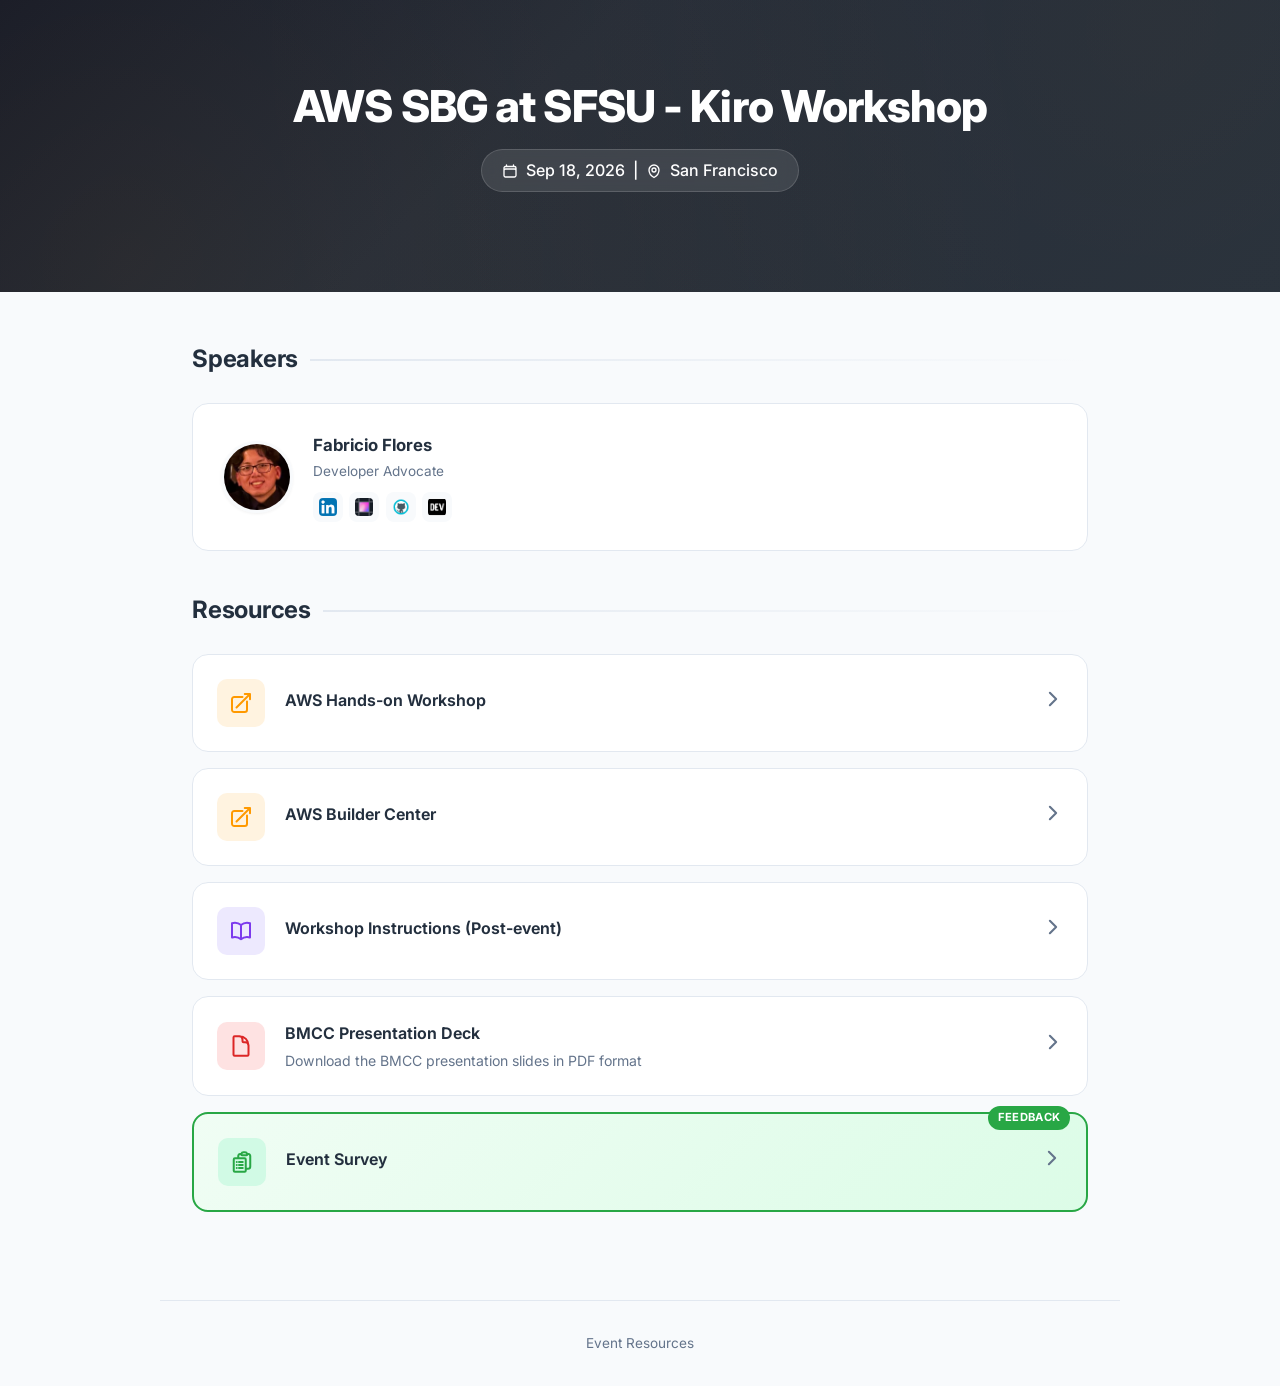
<file: amplify-site/index.html>
<!DOCTYPE html>
<html lang="en">
<head>
    <meta charset="UTF-8">
    <meta name="viewport" content="width=device-width, initial-scale=1.0">
    <meta name="description" id="meta-description" content="">
    <title id="page-title">Event Resources</title>
    <link rel="preconnect" href="https://fonts.googleapis.com">
    <link rel="preconnect" href="https://fonts.gstatic.com" crossorigin>
    <link href="https://fonts.googleapis.com/css2?family=Inter:wght@400;500;600;700;800&display=swap" rel="stylesheet">
    <link rel="stylesheet" href="styles.css">
</head>
<body>

    <section class="hero">
        <div class="hero-content">
            <h1 id="event-name"></h1>
            <div class="hero-meta">
                <svg xmlns="http://www.w3.org/2000/svg" fill="none" viewBox="0 0 24 24" stroke-width="2" stroke="currentColor"><path stroke-linecap="round" stroke-linejoin="round" d="M6.75 3v2.25M17.25 3v2.25M3 18.75V7.5a2.25 2.25 0 012.25-2.25h13.5A2.25 2.25 0 0121 7.5v11.25m-18 0A2.25 2.25 0 005.25 21h13.5A2.25 2.25 0 0021 18.75m-18 0v-7.5A2.25 2.25 0 015.25 9h13.5A2.25 2.25 0 0121 11.25v7.5" /></svg>
                <span id="event-date"></span>
                <span class="separator">|</span>
                <svg xmlns="http://www.w3.org/2000/svg" fill="none" viewBox="0 0 24 24" stroke-width="2" stroke="currentColor"><path stroke-linecap="round" stroke-linejoin="round" d="M15 10.5a3 3 0 11-6 0 3 3 0 016 0z" /><path stroke-linecap="round" stroke-linejoin="round" d="M19.5 10.5c0 7.142-7.5 11.25-7.5 11.25S4.5 17.642 4.5 10.5a7.5 7.5 0 1115 0z" /></svg>
                <span id="event-location"></span>
            </div>
            <p class="hero-description" id="event-description"></p>
            <div class="hero-tags" id="event-tags"></div>
        </div>
    </section>

    <main class="main">
        <section class="speakers-section">
            <div class="section-header">
                <h2>Speakers</h2>
                <div class="line"></div>
            </div>
            <div id="speakers-container" class="speakers-grid"></div>
        </section>

        <section class="resources-section">
            <div class="section-header">
                <h2>Resources</h2>
                <div class="line"></div>
            </div>
            <div id="resources-container" class="resources-grid"></div>
        </section>
    </main>

    <footer class="footer">
        <p>Event Resources</p>
    </footer>

    <script>
        const ICONS = {
            link: '<svg xmlns="http://www.w3.org/2000/svg" fill="none" viewBox="0 0 24 24" stroke-width="2" stroke="currentColor"><path stroke-linecap="round" stroke-linejoin="round" d="M13.5 6H5.25A2.25 2.25 0 003 8.25v10.5A2.25 2.25 0 005.25 21h10.5A2.25 2.25 0 0018 18.75V10.5m-10.5 6L21 3m0 0h-5.25M21 3v5.25" /></svg>',
            github: '<svg xmlns="http://www.w3.org/2000/svg" viewBox="0 0 24 24" fill="currentColor"><path d="M12 0C5.37 0 0 5.37 0 12c0 5.31 3.435 9.795 8.205 11.385.6.105.825-.255.825-.57 0-.285-.015-1.23-.015-2.235-3.015.555-3.795-.735-4.035-1.41-.135-.345-.72-1.41-1.23-1.695-.42-.225-1.02-.78-.015-.795.945-.015 1.62.87 1.845 1.23 1.08 1.815 2.805 1.305 3.495.99.105-.78.42-1.305.765-1.605-2.67-.3-5.46-1.335-5.46-5.925 0-1.305.465-2.385 1.23-3.225-.12-.3-.54-1.53.12-3.18 0 0 1.005-.315 3.3 1.23.96-.27 1.98-.405 3-.405s2.04.135 3 .405c2.295-1.56 3.3-1.23 3.3-1.23.66 1.65.24 2.88.12 3.18.765.84 1.23 1.905 1.23 3.225 0 4.605-2.805 5.625-5.475 5.925.435.375.81 1.095.81 2.22 0 1.605-.015 2.895-.015 3.3 0 .315.225.69.825.57A12.02 12.02 0 0024 12c0-6.63-5.37-12-12-12z"/></svg>',
            article: '<svg xmlns="http://www.w3.org/2000/svg" fill="none" viewBox="0 0 24 24" stroke-width="2" stroke="currentColor"><path stroke-linecap="round" stroke-linejoin="round" d="M12 6.042A8.967 8.967 0 006 3.75c-1.052 0-2.062.18-3 .512v14.25A8.987 8.987 0 016 18c2.305 0 4.408.867 6 2.292m0-14.25a8.966 8.966 0 016-2.292c1.052 0 2.062.18 3 .512v14.25A8.987 8.987 0 0018 18a8.967 8.967 0 00-6 2.292m0-14.25v14.25" /></svg>',
            pdf: '<svg xmlns="http://www.w3.org/2000/svg" fill="none" viewBox="0 0 24 24" stroke-width="2" stroke="currentColor"><path stroke-linecap="round" stroke-linejoin="round" d="M19.5 14.25v-2.625a3.375 3.375 0 00-3.375-3.375h-1.5A1.125 1.125 0 0113.5 7.125v-1.5a3.375 3.375 0 00-3.375-3.375H8.25m2.25 0H5.625c-.621 0-1.125.504-1.125 1.125v17.25c0 .621.504 1.125 1.125 1.125h12.75c.621 0 1.125-.504 1.125-1.125V11.25a9 9 0 00-9-9z" /></svg>',
            survey: '<svg xmlns="http://www.w3.org/2000/svg" fill="none" viewBox="0 0 24 24" stroke-width="2" stroke="currentColor"><path stroke-linecap="round" stroke-linejoin="round" d="M9 12h3.75M9 15h3.75M9 18h3.75m3 .75H18a2.25 2.25 0 002.25-2.25V6.108c0-1.135-.845-2.098-1.976-2.192a48.424 48.424 0 00-1.123-.08m-5.801 0c-.065.21-.1.433-.1.664 0 .414.336.75.75.75h4.5a.75.75 0 00.75-.75 2.25 2.25 0 00-.1-.664m-5.8 0A2.251 2.251 0 0113.5 2.25H15a2.25 2.25 0 012.15 1.586m-5.8 0c-.376.023-.75.05-1.124.08C9.095 4.01 8.25 4.973 8.25 6.108V8.25m0 0H4.875c-.621 0-1.125.504-1.125 1.125v11.25c0 .621.504 1.125 1.125 1.125h9.75c.621 0 1.125-.504 1.125-1.125V9.375c0-.621-.504-1.125-1.125-1.125H8.25zM6.75 12h.008v.008H6.75V12zm0 3h.008v.008H6.75V15zm0 3h.008v.008H6.75V18z" /></svg>',
            arrow: '<svg xmlns="http://www.w3.org/2000/svg" fill="none" viewBox="0 0 24 24" stroke-width="2.5" stroke="currentColor"><path stroke-linecap="round" stroke-linejoin="round" d="M8.25 4.5l7.5 7.5-7.5 7.5" /></svg>'
        };

        fetch('event_config.json')
            .then(r => r.json())
            .then(config => {
                const { event, speakers, resources } = config;

                // Meta
                document.getElementById('meta-description').setAttribute('content',
                    `${event.name} - ${event.date} | ${event.location}. ${event.description}`);
                document.getElementById('page-title').textContent = event.name;

                // Hero
                document.getElementById('event-name').textContent = event.name;
                document.getElementById('event-date').textContent = event.date;
                document.getElementById('event-location').textContent = event.location;
                document.getElementById('event-description').textContent = event.description;

                // Tags
                const tagsContainer = document.getElementById('event-tags');
                if (event.tags) {
                    event.tags.forEach(tag => {
                        const span = document.createElement('span');
                        span.className = 'tag';
                        span.textContent = tag;
                        tagsContainer.appendChild(span);
                    });
                }

                // Speakers
                const speakersContainer = document.getElementById('speakers-container');
                speakers.forEach((speaker, i) => {
                    const card = document.createElement('div');
                    card.className = 'speaker-card animate-in';
                    card.style.animationDelay = `${i * 0.1}s`;

                    const socialHTML = speaker.social_links.map(link =>
                        `<a href="${link.url}" target="_blank" rel="noopener noreferrer" title="${link.name}">
                            <img src="${link.icon}" alt="${link.name}" loading="lazy">
                        </a>`
                    ).join('');

                    card.innerHTML = `
                        <img src="${speaker.image}" alt="${speaker.name}" class="speaker-image" loading="lazy">
                        <div class="speaker-info">
                            <h3>${speaker.name}</h3>
                            <p class="speaker-title">${speaker.title}</p>
                            <div class="social-links">${socialHTML}</div>
                        </div>
                    `;
                    speakersContainer.appendChild(card);
                });

                // Resources
                const resourcesContainer = document.getElementById('resources-container');
                resources.forEach((resource, i) => {
                    const type = resource.type || 'link';
                    const isSurvey = type === 'survey';

                    const card = document.createElement('a');
                    card.href = resource.url;
                    if (type === 'pdf') {
                        card.setAttribute('download', '');
                    }
                    card.target = resource.url.startsWith('http') ? '_blank' : '_self';
                    card.rel = 'noopener noreferrer';
                    card.className = `resource-card${isSurvey ? ' survey' : ''} animate-in`;
                    card.style.animationDelay = `${(speakers.length * 0.1) + (i * 0.08)}s`;

                    card.innerHTML = `
                        ${isSurvey ? '<span class="survey-badge">Feedback</span>' : ''}
                        <div class="resource-icon ${type}">${ICONS[type] || ICONS.link}</div>
                        <div class="resource-content">
                            <h3>${resource.title}</h3>
                            <p>${resource.description}</p>
                        </div>
                        <div class="resource-arrow">${ICONS.arrow}</div>
                    `;
                    resourcesContainer.appendChild(card);
                });
            });
    </script>
</body>
</html>
</file>
<file: amplify-site/styles.css>
:root {
    --color-primary: #232F3E;
    --color-accent: #FF9900;
    --color-accent-hover: #EC7211;
    --color-survey: #28a745;
    --color-survey-hover: #218838;
    --color-text: #1a1a2e;
    --color-text-muted: #64748b;
    --color-bg: #f8fafc;
    --color-card: #ffffff;
    --color-card-border: #e2e8f0;
    --radius: 16px;
    --radius-sm: 10px;
    --shadow-sm: 0 1px 3px rgba(0,0,0,0.06);
    --shadow-md: 0 4px 20px rgba(0,0,0,0.08);
    --shadow-lg: 0 12px 40px rgba(0,0,0,0.12);
    --transition: 0.25s cubic-bezier(0.4, 0, 0.2, 1);
}

*, *::before, *::after {
    margin: 0;
    padding: 0;
    box-sizing: border-box;
}

body {
    font-family: 'Inter', -apple-system, BlinkMacSystemFont, 'Segoe UI', Roboto, sans-serif;
    line-height: 1.6;
    color: var(--color-text);
    background: var(--color-bg);
    min-height: 100vh;
    -webkit-font-smoothing: antialiased;
}

.hero {
    background: linear-gradient(135deg, #0f172a 0%, #1e293b 40%, #232F3E 100%);
    padding: clamp(3rem, 8vw, 5rem) clamp(1.5rem, 4vw, 3rem) clamp(2rem, 5vw, 3.5rem);
    text-align: center;
    color: white;
    position: relative;
    overflow: hidden;
}

.hero::before {
    content: '';
    position: absolute;
    top: -50%;
    left: -50%;
    width: 200%;
    height: 200%;
    background: radial-gradient(circle at 30% 70%, rgba(255,153,0,0.08) 0%, transparent 50%),
                radial-gradient(circle at 70% 30%, rgba(255,153,0,0.05) 0%, transparent 50%);
    pointer-events: none;
}

.hero-content {
    position: relative;
    max-width: 800px;
    margin: 0 auto;
}

.hero h1 {
    font-size: clamp(1.75rem, 5vw, 2.75rem);
    font-weight: 800;
    letter-spacing: -0.02em;
    margin-bottom: 1rem;
    line-height: 1.2;
}

.hero-meta {
    display: inline-flex;
    align-items: center;
    gap: 0.5rem;
    background: rgba(255,255,255,0.1);
    backdrop-filter: blur(10px);
    border: 1px solid rgba(255,255,255,0.15);
    padding: 0.5rem 1.25rem;
    border-radius: 100px;
    font-size: clamp(0.85rem, 2vw, 1rem);
    margin-bottom: 1.25rem;
    font-weight: 500;
}

.hero-meta svg { width: 16px; height: 16px; flex-shrink: 0; }

.hero-description {
    font-size: clamp(0.95rem, 2vw, 1.1rem);
    opacity: 0.85;
    max-width: 650px;
    margin: 0 auto 1.5rem;
    line-height: 1.7;
}

.hero-tags { display: flex; justify-content: center; flex-wrap: wrap; gap: 0.5rem; }

.tag {
    background: rgba(255,153,0,0.15);
    border: 1px solid rgba(255,153,0,0.3);
    color: #ffb84d;
    padding: 0.3rem 0.85rem;
    border-radius: 100px;
    font-size: 0.8rem;
    font-weight: 600;
    letter-spacing: 0.02em;
}

.main {
    max-width: 960px;
    margin: 0 auto;
    padding: clamp(1.5rem, 4vw, 3rem) clamp(1rem, 3vw, 2rem);
}

.section-header { display: flex; align-items: center; gap: 0.75rem; margin-bottom: 1.5rem; }

.section-header h2 {
    font-size: clamp(1.25rem, 3vw, 1.5rem);
    font-weight: 700;
    color: var(--color-primary);
    letter-spacing: -0.01em;
}

.section-header .line {
    flex: 1;
    height: 2px;
    background: linear-gradient(90deg, var(--color-card-border), transparent);
}

.speakers-section { margin-bottom: 2.5rem; }

.speakers-grid {
    display: grid;
    grid-template-columns: repeat(auto-fit, minmax(280px, 1fr));
    gap: 1.25rem;
}

.speaker-card {
    background: var(--color-card);
    border: 1px solid var(--color-card-border);
    border-radius: var(--radius);
    padding: 1.75rem;
    display: flex;
    align-items: center;
    gap: 1.25rem;
    transition: box-shadow var(--transition), transform var(--transition);
}

.speaker-card:hover { box-shadow: var(--shadow-md); transform: translateY(-2px); }

.speaker-image {
    width: 72px;
    height: 72px;
    border-radius: 50%;
    object-fit: cover;
    border: 3px solid var(--color-bg);
    box-shadow: var(--shadow-sm);
    flex-shrink: 0;
}

.speaker-info h3 { font-size: 1.05rem; font-weight: 700; color: var(--color-primary); margin-bottom: 0.15rem; }
.speaker-title { font-size: 0.85rem; color: var(--color-text-muted); margin-bottom: 0.6rem; }

.social-links { display: flex; gap: 0.4rem; }

.social-links a {
    display: flex;
    align-items: center;
    justify-content: center;
    width: 30px;
    height: 30px;
    border-radius: 8px;
    background: var(--color-bg);
    transition: background var(--transition), transform var(--transition);
}

.social-links a:hover { background: var(--color-card-border); transform: scale(1.1); }
.social-links img { width: 18px; height: 18px; border-radius: 4px; object-fit: cover; }

.resources-section { margin-bottom: 2.5rem; }
.resources-grid { display: grid; gap: 1rem; }

.resource-card {
    background: var(--color-card);
    border: 1px solid var(--color-card-border);
    border-radius: var(--radius);
    padding: 1.5rem;
    display: flex;
    align-items: center;
    gap: 1.25rem;
    text-decoration: none;
    color: inherit;
    transition: box-shadow var(--transition), transform var(--transition), border-color var(--transition);
    cursor: pointer;
}

.resource-card:hover { box-shadow: var(--shadow-md); transform: translateY(-2px); border-color: var(--color-accent); }

.resource-icon {
    width: 48px;
    height: 48px;
    border-radius: var(--radius-sm);
    display: flex;
    align-items: center;
    justify-content: center;
    flex-shrink: 0;
    background: #fff3e0;
    color: var(--color-accent);
}

.resource-icon svg { width: 24px; height: 24px; }

.resource-content { flex: 1; min-width: 0; }
.resource-content h3 { font-size: 1rem; font-weight: 650; color: var(--color-primary); margin-bottom: 0.2rem; }
.resource-content p { font-size: 0.88rem; color: var(--color-text-muted); line-height: 1.5; }

.resource-arrow { color: var(--color-text-muted); transition: transform var(--transition), color var(--transition); flex-shrink: 0; }
.resource-arrow svg { width: 20px; height: 20px; }
.resource-card:hover .resource-arrow { transform: translateX(4px); color: var(--color-accent); }

.resource-card.survey {
    background: linear-gradient(135deg, #f0fdf4 0%, #dcfce7 100%);
    border: 2px solid var(--color-survey);
    position: relative;
}

.resource-card.survey .resource-icon { background: #d1fae5; color: var(--color-survey); }
.resource-card.survey:hover { border-color: var(--color-survey-hover); box-shadow: 0 4px 20px rgba(40, 167, 69, 0.15); }
.resource-card.survey:hover .resource-arrow { color: var(--color-survey); }

.survey-badge {
    position: absolute;
    top: -8px;
    right: 16px;
    background: var(--color-survey);
    color: white;
    font-size: 0.7rem;
    font-weight: 700;
    padding: 0.2rem 0.6rem;
    border-radius: 100px;
    letter-spacing: 0.03em;
    text-transform: uppercase;
}

.resource-icon.github { background: #f1f5f9; color: #1e293b; }
.resource-icon.article { background: #ede9fe; color: #7c3aed; }
.resource-icon.pdf { background: #fee2e2; color: #dc2626; }
.resource-icon.survey { background: #d1fae5; color: var(--color-survey); }

.footer {
    text-align: center;
    padding: 2rem 1rem;
    color: var(--color-text-muted);
    font-size: 0.85rem;
    border-top: 1px solid var(--color-card-border);
    max-width: 960px;
    margin: 0 auto;
}

@keyframes fadeInUp {
    from { opacity: 0; transform: translateY(16px); }
    to { opacity: 1; transform: translateY(0); }
}

.animate-in { animation: fadeInUp 0.4s ease-out both; }

@media (max-width: 640px) {
    .hero-meta { flex-direction: column; gap: 0.25rem; padding: 0.6rem 1rem; border-radius: var(--radius-sm); }
    .hero-meta .separator { display: none; }
    .speaker-card { flex-direction: column; text-align: center; padding: 1.5rem; }
    .social-links { justify-content: center; }
    .resource-card { padding: 1.25rem; }
    .resource-content p { font-size: 0.82rem; }
}
</file>
